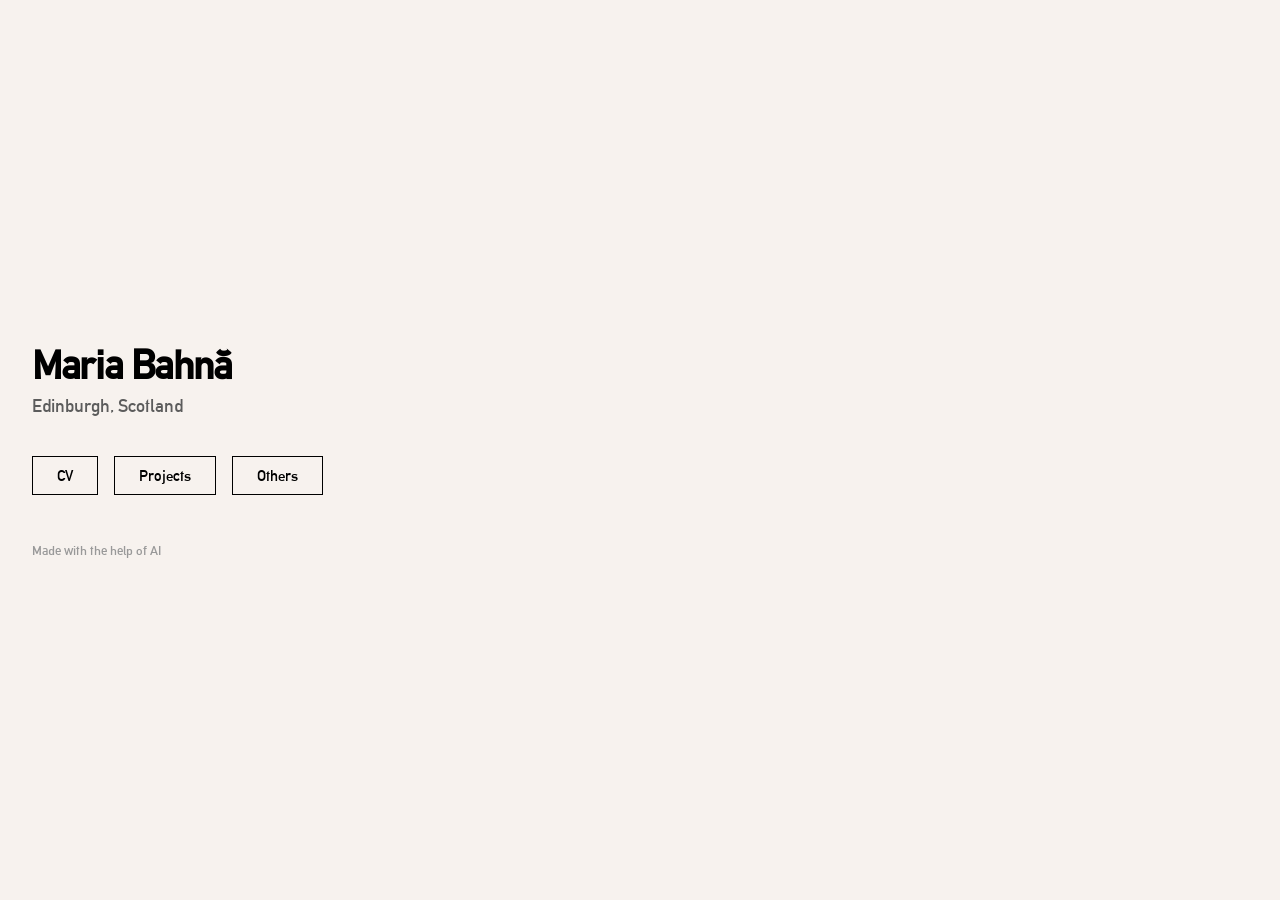
<file: docs/index.html>
<!DOCTYPE html>
<html lang="en">
<head>
  <meta charset="UTF-8">
  <meta name="viewport" content="width=device-width, initial-scale=1.0">
  <title>Maria Bahna</title>
  <link rel="stylesheet" href="style.css">
</head>
<body class="home">
  <main>
    <h1>Maria Bahn&#259;</h1>
    <p class="subtitle">Edinburgh, Scotland</p>
    <nav class="buttons">
      <a href="cv.html">CV</a>
      <a href="projects.html">Projects</a>
      <a href="others.html">Others</a>
    </nav>
    <footer class="footnote">
      Made with the help of AI 
      <!-- <br> -->
      <!-- &copy; 2026 Maria Bahna -->
    </footer>
  </main>
</body>
</html>
</file>
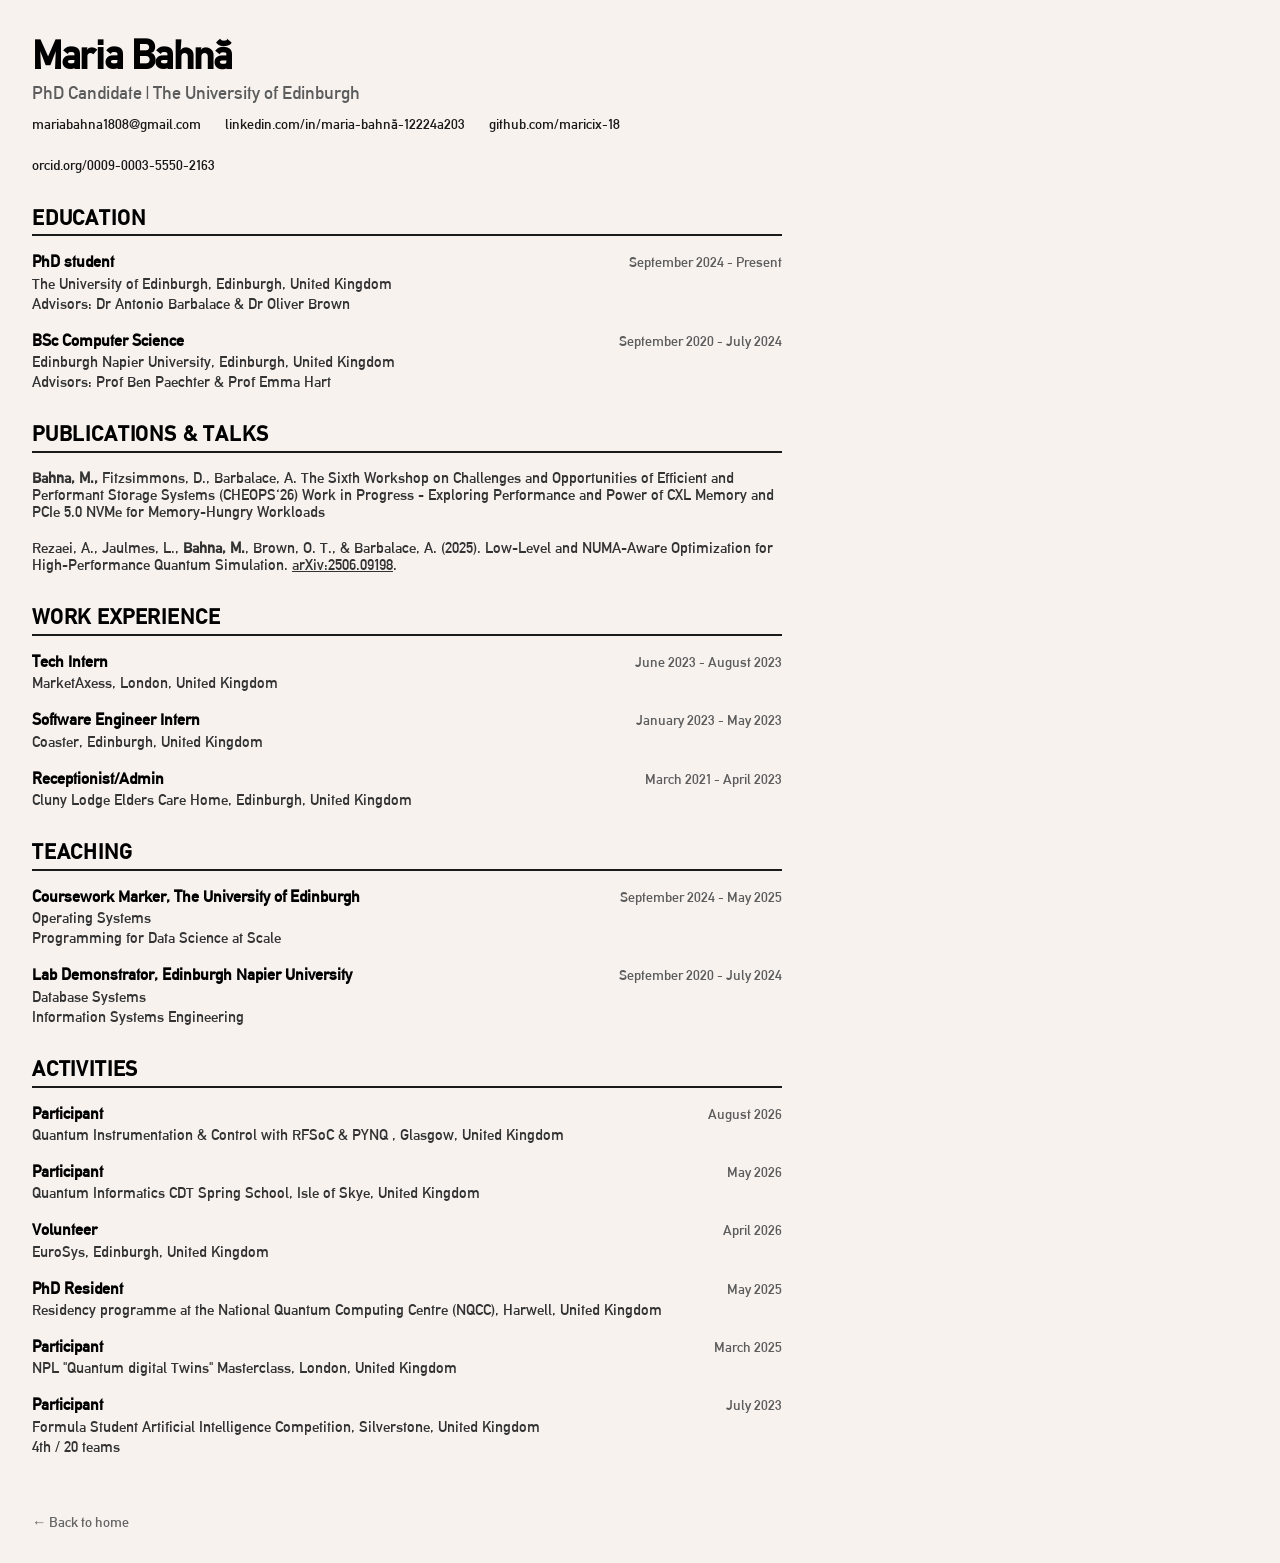
<file: docs/cv.html>
<!DOCTYPE html>
<html lang="en">
<head>
  <meta charset="UTF-8">
  <meta name="viewport" content="width=device-width, initial-scale=1.0">
  <title>CV · Maria Bahna</title>
  <link rel="stylesheet" href="style.css">
</head>
<body class="home">
  <main class="cv">
    <h1>Maria Bahn<span class="breve">&#259;</span></h1>
    <p class="subtitle">PhD Candidate | The University of Edinburgh</p>
    <p class="cv-contact">
      <a href="mailto:mariabahna1808@gmail.com">mariabahna1808@gmail.com</a>
      <a href="https://linkedin.com/in/maria-bahn&#259;-12224a203" target="_blank" rel="noopener">linkedin.com/in/maria-bahn<span class="breve">&#259;</span>-12224a203</a>
      <a href="https://github.com/maricix-18" target="_blank" rel="noopener">github.com/maricix-18</a>
      <a href="https://orcid.org/0009-0003-5550-2163" target="_blank" rel="noopener">orcid.org/0009-0003-5550-2163</a>
    </p>

    <h2>Education</h2>

    <div class="cv-entry">
      <div class="cv-entry-header">
        <span class="cv-role">PhD student</span>
        <span class="cv-date">September 2024 - Present</span>
      </div>
      <p class="cv-sub">The University of Edinburgh, Edinburgh, United Kingdom</p>
      <p class="cv-sub">Advisors: Dr Antonio Barbalace &amp; Dr Oliver Brown</p>
    </div>

    <div class="cv-entry">
      <div class="cv-entry-header">
        <span class="cv-role">BSc Computer Science</span>
        <span class="cv-date">September 2020 - July 2024</span>
      </div>
      <p class="cv-sub">Edinburgh Napier University, Edinburgh, United Kingdom</p>
      <p class="cv-sub">Advisors: Prof Ben Paechter &amp; Prof Emma Hart</p>
    </div>

  <h2>Publications &amp; Talks</h2>

    <div class="cv-entry">
      <p class="cv-sub"><strong>Bahna, M.,</strong> Fitzsimmons, D., Barbalace, A. The Sixth Workshop on Challenges and Opportunities of Efficient and Performant Storage Systems (CHEOPS'26) Work in Progress - Exploring Performance and Power of CXL Memory and PCIe 5.0 NVMe for Memory-Hungry Workloads</p>
    </div>

    <div class="cv-entry">
      <p class="cv-sub">Rezaei, A., Jaulmes, L., <strong>Bahna, M.</strong>, Brown, O. T., &amp; Barbalace, A. (2025). Low-Level and NUMA-Aware Optimization for High-Performance Quantum Simulation. <a class="cv-link" href="https://arxiv.org/abs/2506.09198" target="_blank" rel="noopener">arXiv:2506.09198</a>.</p>
    </div>

    
    <h2>Work Experience</h2>

    <div class="cv-entry">
      <div class="cv-entry-header">
        <span class="cv-role">Tech Intern</span>
        <span class="cv-date">June 2023 - August 2023</span>
      </div>
      <p class="cv-sub">MarketAxess, London, United Kingdom</p>
    </div>

    <div class="cv-entry">
      <div class="cv-entry-header">
        <span class="cv-role">Software Engineer Intern</span>
        <span class="cv-date">January 2023 - May 2023</span>
      </div>
      <p class="cv-sub">Coaster, Edinburgh, United Kingdom</p>
    </div>

    <div class="cv-entry">
      <div class="cv-entry-header">
        <span class="cv-role">Receptionist/Admin</span>
        <span class="cv-date">March 2021 - April 2023</span>
      </div>
      <p class="cv-sub">Cluny Lodge Elders Care Home, Edinburgh, United Kingdom</p>
    </div>

     <h2>Teaching</h2>

    <div class="cv-entry">
      <div class="cv-entry-header">
        <span class="cv-role">Coursework Marker, The University of Edinburgh</span>
        <span class="cv-date">September 2024 - May 2025</span>
      </div>
      <p class="cv-sub">Operating Systems</p>
      <p class="cv-sub">Programming for Data Science at Scale</p>
      <!-- <ul class="cv-bullets">
        <li>coursework and reports marker of students</li>
      </ul> -->
    </div>

    <div class="cv-entry">
      <div class="cv-entry-header">
        <span class="cv-role">Lab Demonstrator, Edinburgh Napier University</span>
        <span class="cv-date">September 2020 - July 2024</span>
      </div>
      <p class="cv-sub">Database Systems</p>
      <p class="cv-sub">Information Systems Engineering</p>
      <!-- <ul class="cv-bullets">
        <li>facilitating teacher&rsquo;s workload during labs, helping students out with lecture concepts, technical difficulties and reporting students&rsquo; status.</li>
      </ul> -->
    </div>

    <h2>Activities</h2>

    <div class="cv-entry">
      <div class="cv-entry-header">
        <span class="cv-role">Participant</span>
        <span class="cv-date">August 2026</span>
      </div>
      <p class="cv-sub">Quantum Instrumentation & Control with RFSoC & PYNQ , Glasgow, United Kingdom</p>
    </div>

    <div class="cv-entry">
      <div class="cv-entry-header">
        <span class="cv-role">Participant</span>
        <span class="cv-date">May 2026</span>
      </div>
      <p class="cv-sub">Quantum Informatics CDT Spring School, Isle of Skye, United Kingdom</p>
      <!-- <ul class="cv-bullets">
        <li>intensive five-day programme of lectures and training in: Algorithms and Complexity, Quantum Causality, Compilation and Resource Estimation and Semantics of Mixed Quantum Theory</li>
      </ul> -->
    </div>

    <div class="cv-entry">
      <div class="cv-entry-header">
        <span class="cv-role">Volunteer</span>
        <span class="cv-date">April 2026</span>
      </div>
      <p class="cv-sub">EuroSys, Edinburgh, United Kingdom</p>
    </div>

    <div class="cv-entry">
      <div class="cv-entry-header">
        <span class="cv-role">PhD Resident</span>
        <span class="cv-date">May 2025</span>
      </div>
      <p class="cv-sub">Residency programme at the National Quantum Computing Centre (NQCC), Harwell, United Kingdom</p>
      <!-- <ul class="cv-bullets">
        <li>1 month program on the NQCC site working on Quantum Optimisation Project: map a Maximum Independent Set problem to analog quantum computers (neutral atom based) provided by QuERA, encoding data, set parameters of pulse strenght and duration, run and retrieve data</li>
      </ul> -->
    </div>

    <div class="cv-entry">
      <div class="cv-entry-header">
        <span class="cv-role">Participant</span>
        <span class="cv-date">March 2025</span>
      </div>
      <p class="cv-sub">NPL "Quantum digital Twins" Masterclass, London, United Kingdom</p>
      <!-- <ul class="cv-bullets">
        <li>1 week series of lectures and presentations on many body physics problems mapped to quantum computing using tensor network based approaches</li>
      </ul> -->
    </div>

    <div class="cv-entry">
      <div class="cv-entry-header">
        <span class="cv-role">Participant</span>
        <span class="cv-date">July 2023</span>
      </div>
      <p class="cv-sub">Formula Student Artificial Intelligence Competition, Silverstone, United Kingdom</p>
      <p class="cv-sub">4th / 20 teams</p>
      <!-- <ul class="cv-bullets">
        <li>Path Planning Lead, managing a sub-team working on computing the car&rsquo;s trajectory after receiving data from a ZED2 depth camera and LiDAR camera, and transforming it into acceleration, steering and braking commands.</li>
      </ul> -->
    </div>

    <a class="back" href="index.html">&larr; Back to home</a>
  </main>
</body>
</html>
</file>
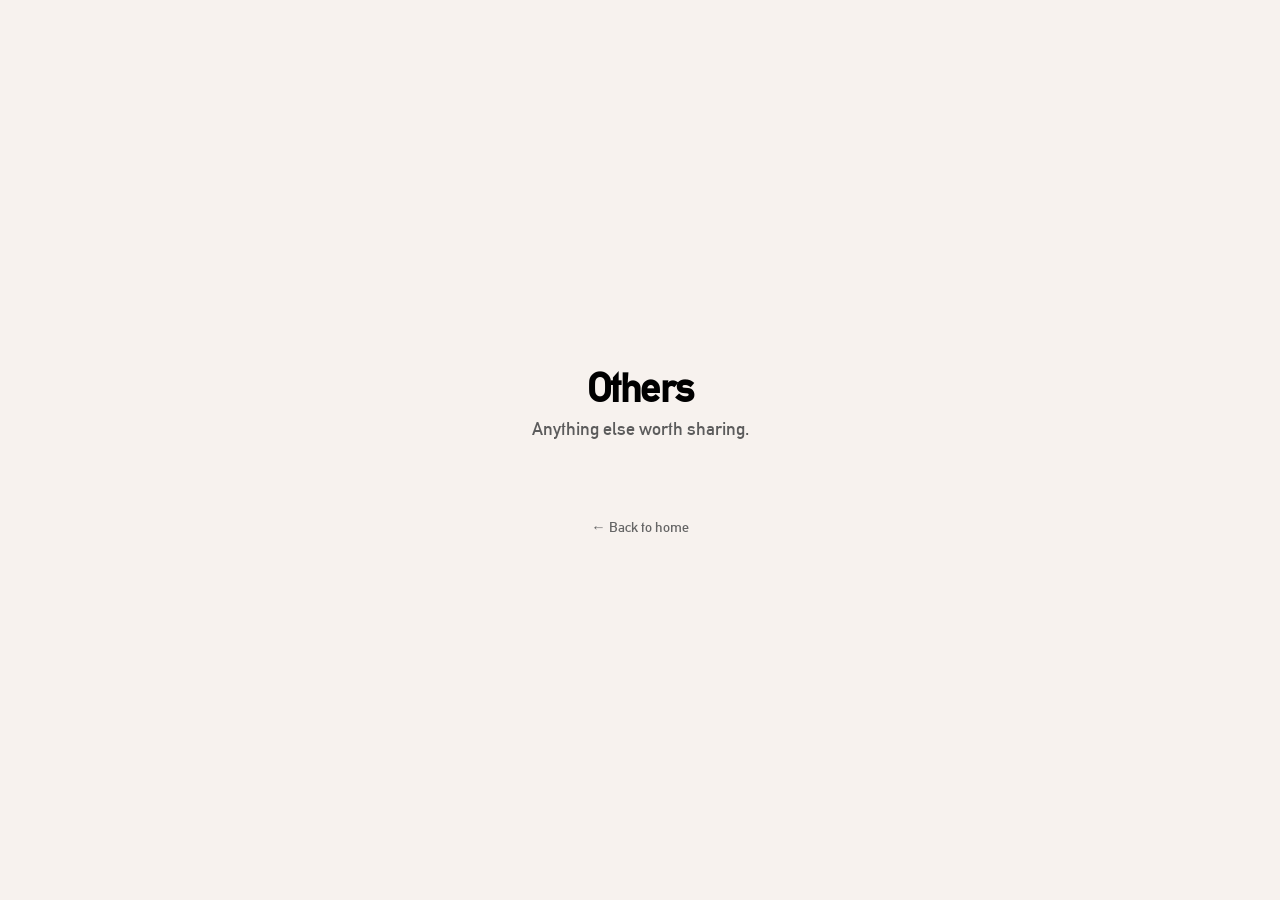
<file: docs/others.html>
<!DOCTYPE html>
<html lang="en">
<head>
  <meta charset="UTF-8">
  <meta name="viewport" content="width=device-width, initial-scale=1.0">
  <title>Others · Maria Bahna</title>
  <link rel="stylesheet" href="style.css">
</head>
<body>
  <main>
    <h1>Others</h1>
    <p class="subtitle">Anything else worth sharing.</p>
    <a class="back" href="index.html">&larr; Back to home</a>
  </main>
</body>
</html>
</file>
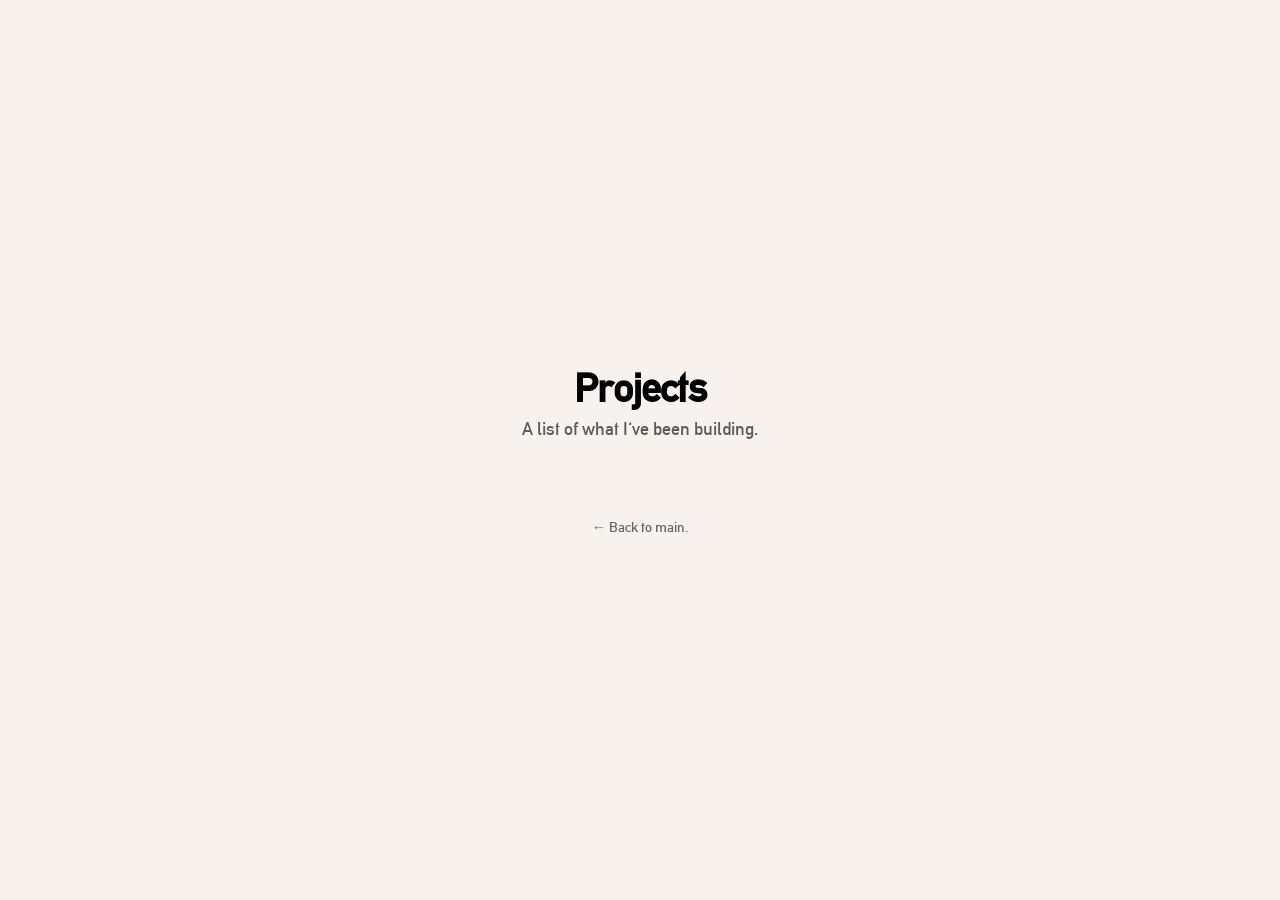
<file: docs/projects.html>
<!DOCTYPE html>
<html lang="en">
<head>
  <meta charset="UTF-8">
  <meta name="viewport" content="width=device-width, initial-scale=1.0">
  <title>Projects · Maria Bahna</title>
  <link rel="stylesheet" href="style.css">
</head>
<body>
  <main>
    <h1>Projects</h1>
    <p class="subtitle">A list of what I've been building.</p>
    <a class="back" href="index.html">&larr; Back to main.</a>
  </main>
</body>
</html>
</file>
<file: docs/style.css>
@font-face {
  font-family: "DIN 1451 Alt Mittelschrift";
  src: url("fonts/DIN1451-Alt-Mittelschrift.ttf") format("truetype");
  font-weight: normal;
  font-style: normal;
  font-display: swap;
}

@font-face {
  font-family: "DIN 1451 Alt Mittelschrift breve";
  src: url("fonts/AlteDIN1451Mittelschrift_breve.ttf") format("truetype");
  font-weight: normal;
  font-style: normal;
  font-display: swap;
}

@font-face {
  font-family: "Gidole";
  src: url("fonts/gidole.regular.ttf") format("truetype");
  font-style: normal;
  font-weight: 72;
  font-display: swap;
}

* {
  box-sizing: border-box;
}

body {
  margin: 0;
  min-height: 100vh;
  display: flex;
  flex-direction: column;
  align-items: center;
  justify-content: center;
  font-family: "DIN 1451 Alt Mittelschrift breve";
  background-color: #f7f2ee;
  color: #000000;
  padding: 2rem;
  text-align: center;
}

body.home {
  align-items: flex-start;
  text-align: left;
}

h1 {
  font-size: 2.5rem;
  font-weight: 600;
  margin: 0 0 0.5rem 0;
  letter-spacing: -0.02em;
}

p.subtitle {
  font-size: 1.1rem;
  color: #5c5c5c;
  margin: 0 0 2.5rem 0;
}

nav.buttons {
  display: flex;
  gap: 1rem;
  flex-wrap: wrap;
  justify-content: flex-start;
}

nav.buttons a {
  text-decoration: none;
  color: #000000;
  border: 1px solid #000000;
  padding: 0.6rem 1.5rem;
  border-radius: 0;
  font-size: 0.95rem;
  transition: background-color 0.15s ease, color 0.15s ease;
}

nav.buttons a:hover {
  background-color: #000000;
  color: #f7f2ee;
}

main {
  max-width: 600px;
  width: 100%;
}

a.back {
  display: inline-block;
  margin-top: 2.5rem;
  color: #666;
  font-size: 0.9rem;
  text-decoration: none;
}

a.back:hover {
  color: #000000;
}

footer.footnote {
  margin-top: 3rem;
  font-size: 0.8rem;
  color: #999;
}

main.cv {
  max-width: 750px;
}

main.cv h1 {
  margin-bottom: 0.3rem;
}

main.cv .subtitle {
  margin-bottom: 0.8rem;
}

.cv-contact {
  display: flex;
  gap: 1.5rem;
  flex-wrap: wrap;
  font-size: 0.9rem;
  margin: 0 0 2rem 0;
}

.cv-contact a {
  color: #1a1a1a;
  text-decoration: none;
  border-bottom: 1px solid transparent;
}

.cv-contact a:hover {
  border-bottom-color: #1a1a1a;
}

main.cv h2 {
  font-size: 1.3rem;
  font-weight: 600;
  text-transform: uppercase;
  letter-spacing: 0.04em;
  border-bottom: 2px solid #1a1a1a;
  padding-bottom: 0.3rem;
  margin: 2rem 0 1rem 0;
}

.cv-entry {
  margin-bottom: 1.2rem;
}

.cv-entry-header {
  display: flex;
  justify-content: space-between;
  align-items: baseline;
  gap: 1rem;
  font-weight: 600;
}

.cv-role {
  font-size: 1rem;
}

.cv-date {
  font-size: 0.9rem;
  color: #5c5c5c;
  white-space: nowrap;
  font-weight: 400;
}

.cv-sub {
  margin: 0.2rem 0;
  font-size: 0.95rem;
  color: #333;
}

.cv-bullets {
  margin: 0.3rem 0 0 0;
  padding-left: 1.2rem;
  font-size: 0.9rem;
  color: #333;
}

.cv-bullets li {
  margin-bottom: 0.2rem;
}

.cv-link {
  color: inherit;
  text-decoration: underline;
}
</file>
